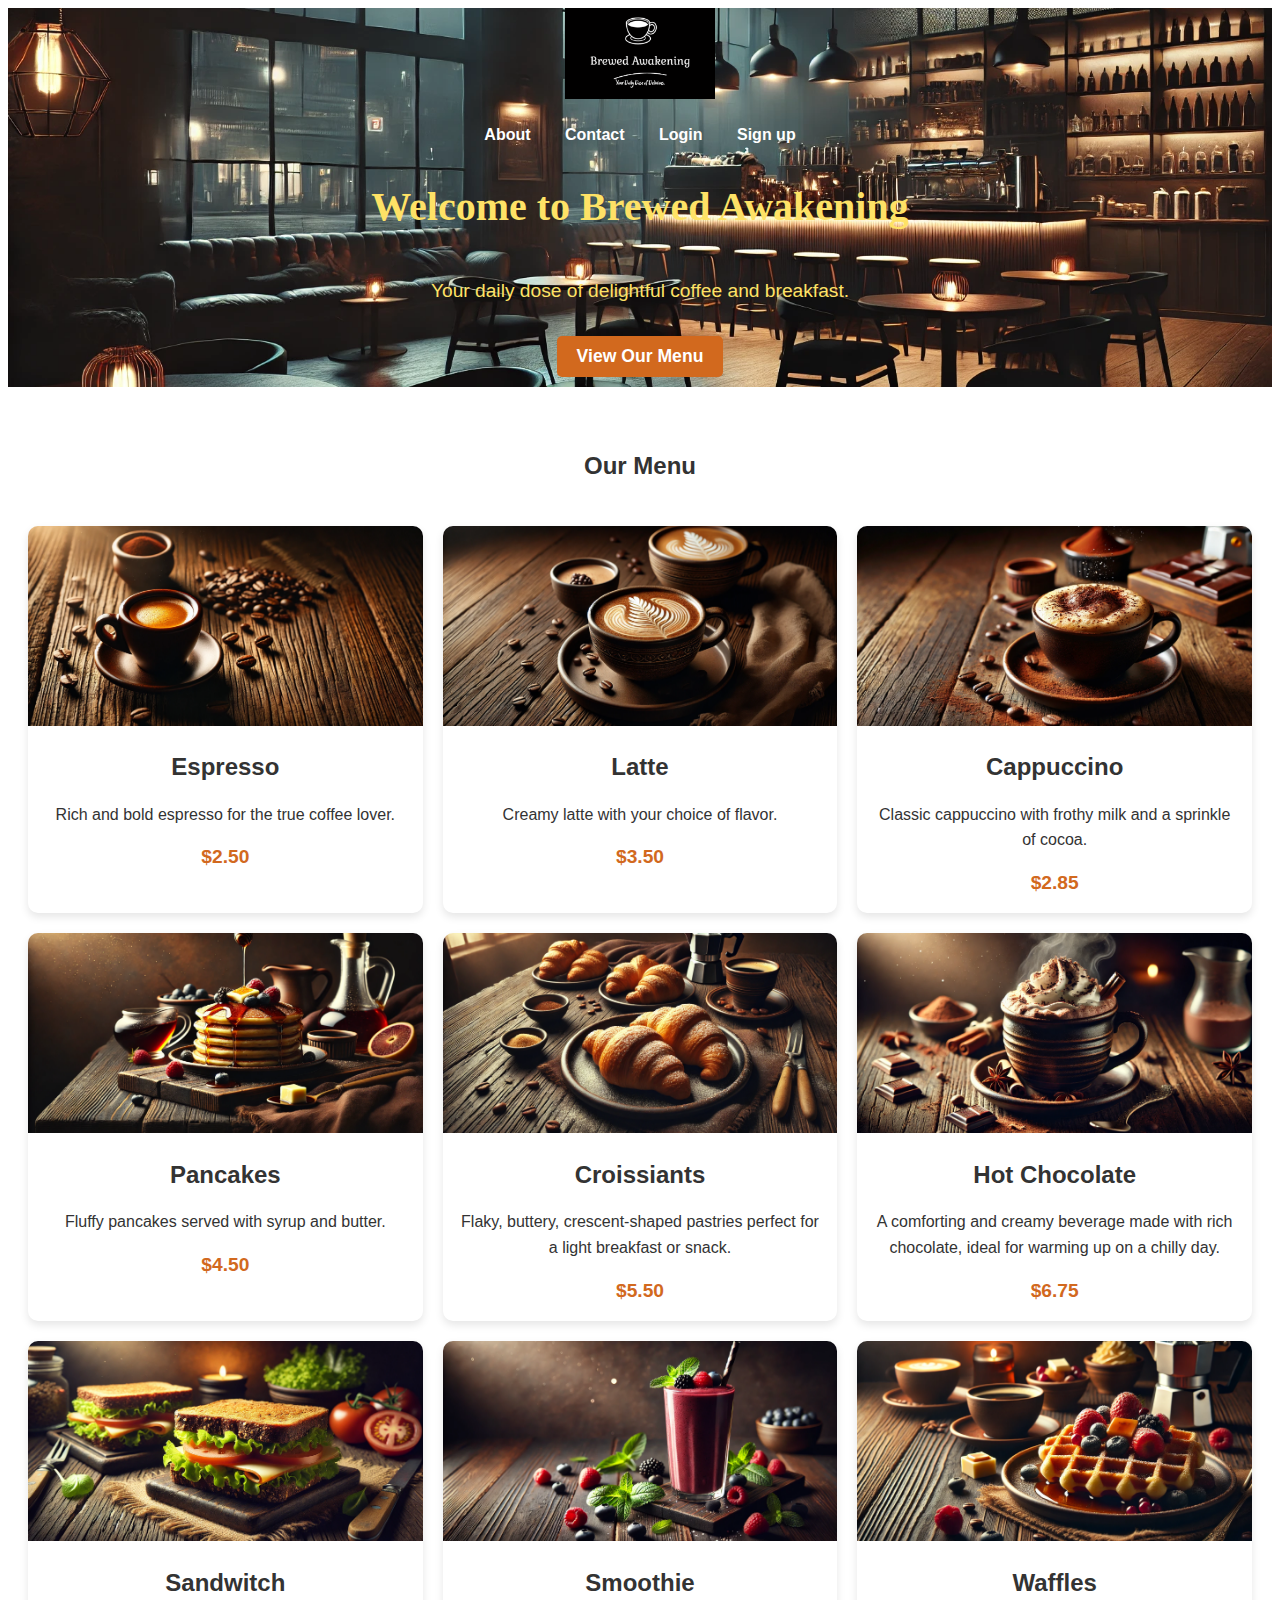
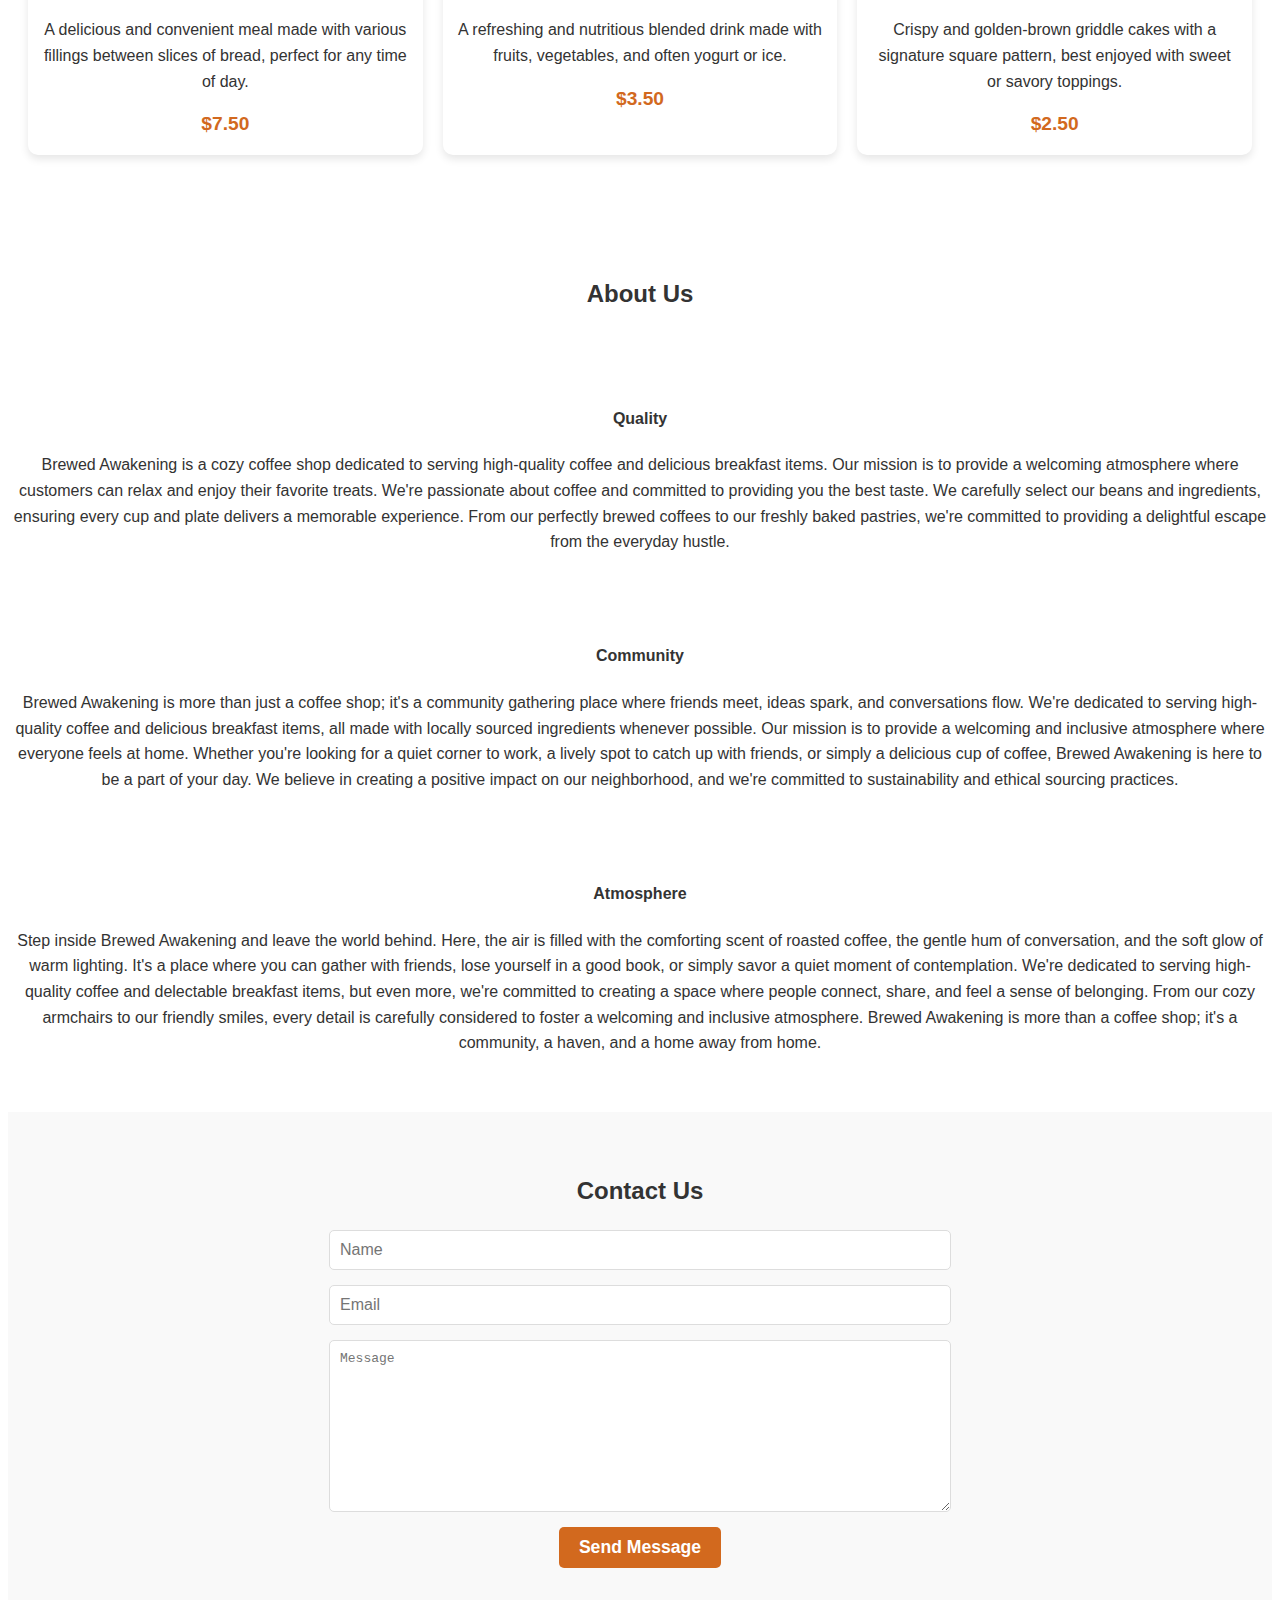
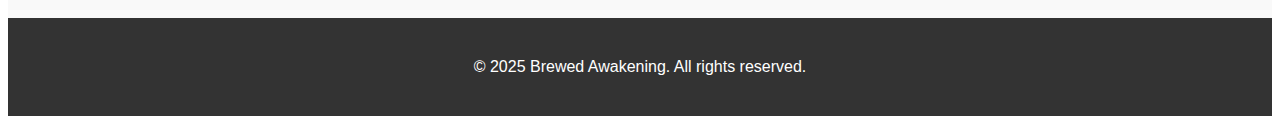
<file: index.html>
<!DOCTYPE html>
<html lang="en">
<head>
    <meta charset="UTF-8">
    <meta name="viewport" content="width=device-width, initial-scale=1.0">
    <title>Brewed Awakening</title>
    <link rel="stylesheet" href="style.css">
</head>
<body>
    <header>
        <div class="logo">
            <img src="vnwZ183zVDW7j22B6I8SIHCugEA3HAQI.png  " alt="Brewed Awakening Logo">
        </div>
        <nav>
            <ul>
                <li><a href="#about">About</a></li>
                <li><a href="#contact">Contact</a></li>
                <li><a href="login.html">Login</a></li>
                <li><a href="signup.html">Sign up</a></li>
            </ul>
        </nav>
        <div class="hero">
            <h1>Welcome to Brewed Awakening</h1>
            <p>Your daily dose of delightful coffee and breakfast.</p>
            <button><a href="#menu">View Our Menu</a></button>
        </div>
    </header>


    <section id="menu">
        <h2>Our Menu</h2>
        <div class="menu-grid">
            <div class="menu-items">
                <img src="Espresso.webp" alt="Espresso">
                <h3>Espresso</h3>
                <p>Rich and bold espresso for the true coffee lover.</p>
                <span class="price">$2.50</span>
            </div>
                <div class="menu-items">
                    <img src="latte.webp" alt="Latte">
                    <h3>Latte</h3>
                    <p>Creamy latte with your choice of flavor.</p>
                    <span class="price">$3.50</span>
                </div>
                <div class="menu-items">
                        <img src="cappoccino.webp" alt="Cappuccino">
                        <h3>Cappuccino</h3>
                        <p>Classic cappuccino with frothy milk and a sprinkle of cocoa.</p>
                        <span class="price">$2.85</span>
                </div>
                <div class="menu-items">
                    <img src="pancakes.webp" alt="Pancakes">
                    <h3>Pancakes</h3>
                    <p>Fluffy pancakes served with syrup and butter.</p>
                    <span class="price">$4.50</span>
                </div>
                <div class="menu-items">
                    <img src="croissiants.webp" alt="croissiants">
                    <h3>Croissiants</h3>
                    <p>Flaky, buttery, crescent-shaped pastries perfect for a light breakfast or snack.</p>
                    <span class="price">$5.50</span>
                </div>
                <div class="menu-items">
                    <img src="hot chocolate.webp" alt="hot chocolate">
                    <h3>Hot Chocolate</h3>
                    <p>A comforting and creamy beverage made with rich chocolate, ideal for warming up on a chilly day.</p>
                    <span class="price">$6.75</span>
                </div>
                <div class="menu-items">
                    <img src="sandwitch.webp" alt="sandwitch">
                    <h3>Sandwitch</h3>
                    <p>A delicious and convenient meal made with various fillings between slices of bread, perfect for any time of day.
                    </p>
                    <span class="price">$7.50</span>
                </div>
                <div class="menu-items">
                    <img src="smoothie.webp" alt="smoothie">
                    <h3>Smoothie</h3>
                    <p>A refreshing and nutritious blended drink made with fruits, vegetables, and often yogurt or ice.</p>
                    <span class="price">$3.50</span>
                </div>
                <div class="menu-items">
                    <img src="waffles.webp" alt="waffles">
                    <h3>Waffles</h3>
                    <p>Crispy and golden-brown griddle cakes with a signature square pattern, best enjoyed with sweet or savory toppings.</p>
                    <span class="price">$2.50</span>
                </div>
                
        </div>
    </section>

    <section id="about">
        <h2>About Us</h2>
        <br><br>
        <h4>Quality</h4>
        <p>Brewed Awakening is a cozy coffee shop dedicated to serving high-quality coffee and delicious breakfast items. Our mission is to provide a welcoming atmosphere where customers can relax and enjoy their favorite treats.  We're passionate about coffee and committed to providing you the best taste. We carefully select our beans and ingredients, ensuring every cup and plate delivers a memorable experience. From our perfectly brewed coffees to our freshly baked pastries, we're committed to providing a delightful escape from the everyday hustle.</p><br><br>
        <h4>Community</h4>
        <p>Brewed Awakening is more than just a coffee shop; it's a community gathering place where friends meet, ideas spark, and conversations flow. We're dedicated to serving high-quality coffee and delicious breakfast items, all made with locally sourced ingredients whenever possible. Our mission is to provide a welcoming and inclusive atmosphere where everyone feels at home. Whether you're looking for a quiet corner to work, a lively spot to catch up with friends, or simply a delicious cup of coffee, Brewed Awakening is here to be a part of your day. We believe in creating a positive impact on our neighborhood, and we're committed to sustainability and ethical sourcing practices.</p><br><br>
        <h4>Atmosphere</h4>
        <p>Step inside Brewed Awakening and leave the world behind. Here, the air is filled with the comforting scent of roasted coffee, the gentle hum of conversation, and the soft glow of warm lighting. It's a place where you can gather with friends, lose yourself in a good book, or simply savor a quiet moment of contemplation. We're dedicated to serving high-quality coffee and delectable breakfast items, but even more, we're committed to creating a space where people connect, share, and feel a sense of belonging. From our cozy armchairs to our friendly smiles, every detail is carefully considered to foster a welcoming and inclusive atmosphere. Brewed Awakening is more than a coffee shop; it's a community, a haven, and a home away from home.</p>
    </section>

    <section id="contact">
        <h2>Contact Us</h2>

        <form action="">
            <input type="text" placeholder="Name">
            <input type="email" placeholder="Email">
            <textarea name="" id="" cols="30" rows="10" placeholder="Message"></textarea>
            <button type="submit">Send Message</button>
        </form>
    </section>

    <footer>
        <p>&copy; 2025 Brewed Awakening. All rights reserved.</p>
    </footer>
</body>
</html>
</file>
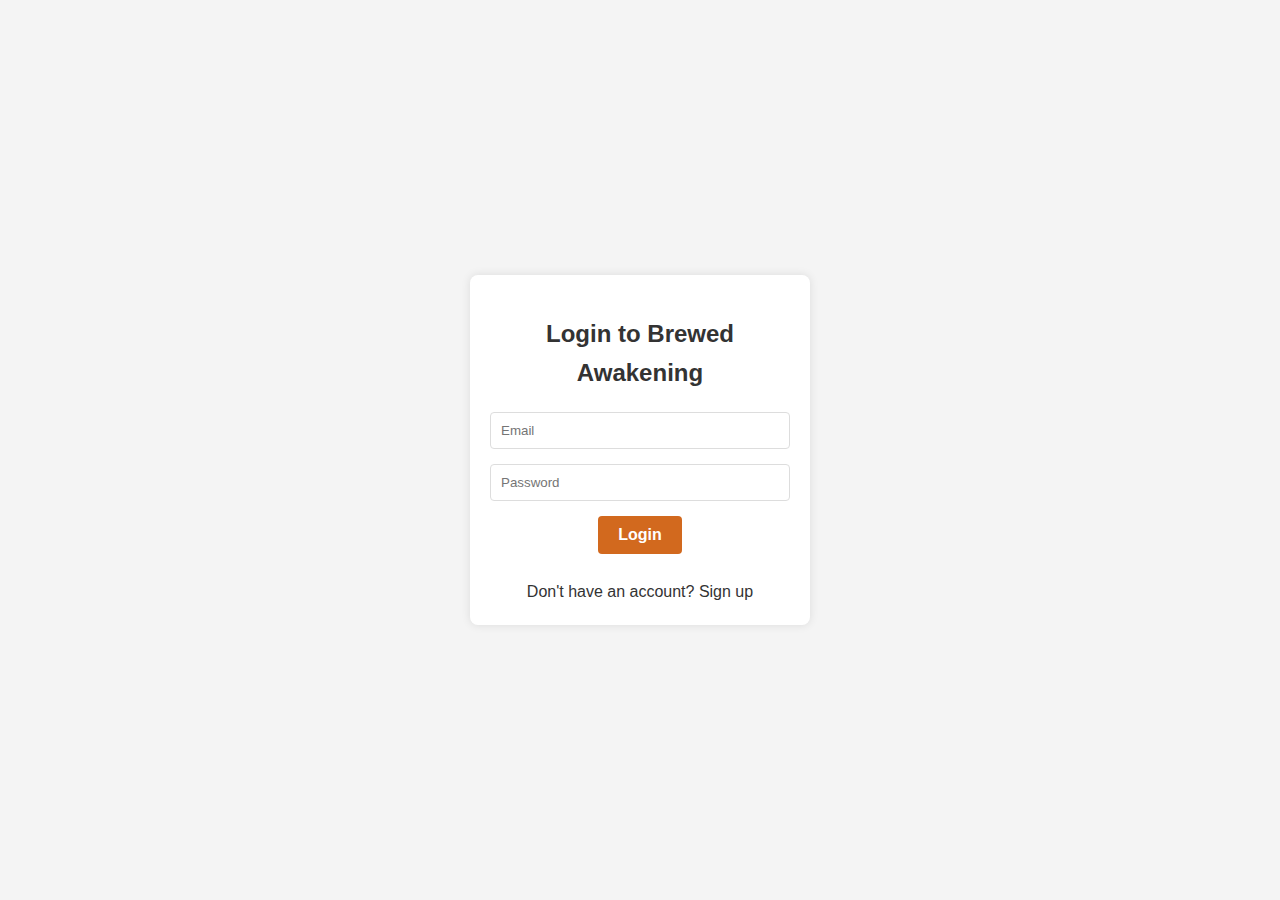
<file: login.html>
<!DOCTYPE html>
<html lang="en">
<head>
    <meta charset="UTF-8">
    <meta name="viewport" content="width=device-width, initial-scale=1.0">
    <title>Login - Brewed Awakening</title>
    <link rel="stylesheet" href="style.css"> 
    <style>
        body {
            font-family: Arial, sans-serif;
            background-color: #f4f4f4;
            margin: 0;
            padding: 0;
            display: flex;
            justify-content: center;
            align-items: center;
            min-height: 100vh;
        }

        
    </style>
</head>
<body>

    <div class="login-container">
        <h2>Login to Brewed Awakening</h2>
        <form action="#" method="post">
            <input type="email" name="email" placeholder="Email" required>
            <input type="password" name="password" placeholder="Password" required>
            <button type="submit">Login</button>
        </form>
        <a href="signup.html">Don't have an account? Sign up</a>
    </div>

</body>
</html>
</file>
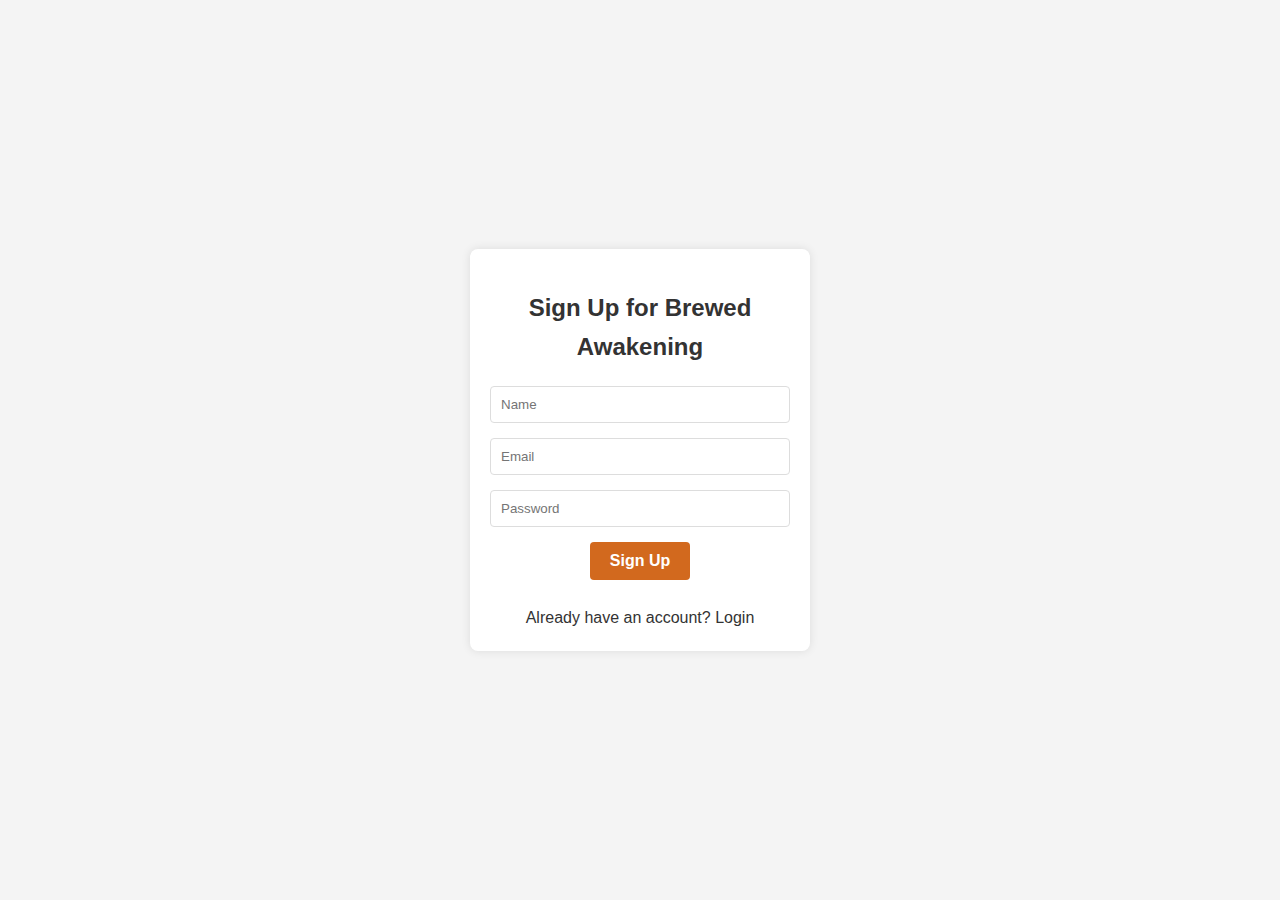
<file: signup.html>
<!DOCTYPE html>
<html lang="en">
<head>
    <meta charset="UTF-8">
    <meta name="viewport" content="width=device-width, initial-scale=1.0">
    <title>Sign Up - Brewed Awakening</title>
    <link rel="stylesheet" href="style.css"> 
    <style>
        body {
            font-family: Arial, sans-serif;
            background-color: #f4f4f4;
            margin: 0;
            padding: 0;
            display: flex;
            justify-content: center;
            align-items: center;
            min-height: 100vh;
        }  
    </style>
</head>
<body>

    <div class="signup-container">
        <h2>Sign Up for Brewed Awakening</h2>
        <form action="#" method="post"> 
            <input type="text" name="name" placeholder="Name" required>
            <input type="email" name="email" placeholder="Email" required>
            <input type="password" name="password" placeholder="Password" required>
            <button type="submit">Sign Up</button>
        </form>
        <a href="login.html">Already have an account? Login</a>
    </div>

</body>
</html>
</file>
<file: style.css>
html{
    box-sizing: border-box;
    margin: 0;
    padding: 0;
}

body{
    font-family: 'Roboto',sans-serif;
    background-color: #fff;
    color: #333;
    line-height: 1.6;
}

header{
    background: url('bgimage1.webp');
    background-position: center;
    background-repeat: no-repeat;
    background-size: cover;
    
    color: #fee266;
    text-align: center;
    position: relative;
}
header .logo img{
    width: 150px;
    margin: auto;
    position:sticky;
}

nav ul{
    padding: 0;
    list-style: none;
}
nav ul li{
    display: inline;
    margin: 0 15px;
}
nav ul li a{
    color: #fff;
    text-decoration: none;
    font-weight: bold;
}

.hero h1{
    font-size: 2.5em;
    
    padding-bottom: 20px;
    font-family: 'Lora',serif;
}

.hero p{
    font-size: 1.2em;
    margin-top: -10px;
    margin-bottom: 30px;

}

button{
    background-color: #d2691e;
    color: #fff;
    padding: 10px 20px;
    border: none;
    border-radius: 5px;
    cursor: pointer;
    font-size: 1.1em;
    font-weight: bold;
    transition: background-color 0.3s ease;
    margin-bottom: 10px;
}
button:hover{
    background-color: #a0522d;
}
button a{
    text-decoration: none;
    color: #fff;
    font-weight: bold;
}

#menu{
    padding: 40px 0;
    text-align: center;
}
.menu-grid{
    display: grid;
    grid-template-columns: repeat(auto-fit,minmax(300px,1fr));
    gap: 20px;
    padding: 20px;
}
.menu-items{
    background-color: #fff;
    border-radius: 10px;
    overflow: hidden;
    box-shadow: 0 4px 8px rgba(0,0,0,0.1);
    transition: transform 0.3s ease;
}
.menu-items:hover{
    transform: translateY(-5px);
}

.menu-items img{
    width: 100%;
    height: 200px;
    object-fit: cover;
}
.menu-items h3{
    margin: 15px;
    font-size: 1.5em;
}
.menu-items p{
    margin: 15px;
    font-size: 1em;
}
.menu-items .price{
    display: block;
    margin: 15px;
    font-size: 1.2em;
    color: #d2691e;
    font-weight: bold;
}

#about{
    padding: 40px 0;
    text-align: center;
    background-color: #fff;
}

#contact{
    padding: 40px 0;
    text-align: center;
    background-color: #f9f9f9;
}

#contact form{
    display: flex;
    flex-direction: column;
    align-items: center;
    width: 80%;
    max-width: 600px;
    margin: 0 auto;
}

#contact input,
#contact textarea{
    width: 100%;
    padding: 10px;
    margin-bottom: 15px;
    border: 1px solid #ddd;
    border-radius: 5px;
    font-size: 1em;
}

footer{
    text-align: center;
    padding: 20px 0;
    background-color: #333;
    color: #fff;
}

.signup-container {
    background-color: #fff;
    border-radius: 8px;
    box-shadow: 0 0 10px rgba(0, 0, 0, 0.1);
    padding: 20px;
    width: 300px;
    text-align: center;
}
.signup-container h2 {
    margin-bottom: 20px;
    color: #333;
}

.signup-container input {
    width: 100%;
    padding: 10px;
    margin-bottom: 15px;
    border: 1px solid #ddd;
    border-radius: 4px;
    box-sizing: border-box;
}

.signup-container button {
    background-color: #d2691e;
    color: #fff;
    padding: 10px 20px;
    border: none;
    border-radius: 4px;
    cursor: pointer;
    font-size: 16px;
}

.signup-container a {
    display: block;
    margin-top: 15px;
    color: #333;
    text-decoration: none;
}

.login-container {
    background-color: #fff;
    border-radius: 8px;
    box-shadow: 0 0 10px rgba(0, 0, 0, 0.1);
    padding: 20px;
    width: 300px;
    text-align: center;
}

.login-container h2 {
    margin-bottom: 20px;
    color: #333;
}

.login-container input {
    width: 100%;
    padding: 10px;
    margin-bottom: 15px;
    border: 1px solid #ddd;
    border-radius: 4px;
    box-sizing: border-box;
}

.login-container button {
    background-color: #d2691e;
    color: #fff;
    padding: 10px 20px;
    border: none;
    border-radius: 4px;
    cursor: pointer;
    font-size: 16px;
}

.login-container a {
    display: block;
    margin-top: 15px;
    color: #333;
    text-decoration: none;
}


@media (max-width:768px){
    header{
        padding: 10px 0;
    }
    header .logo img{
        width: 120px;
    }
    nav ul{
        text-align: center;
    }
    nav ul li{
        display: block;
        margin: 10px 0;
    }
    .hero{
        padding: 30px 0;
    }
    .hero h1{
        font-size: 2em;
    }
    .hero p{
        font-size: 1em;
    }
    .menu-grid{
        grid-template-columns: 1fr;
    }
}
</file>
